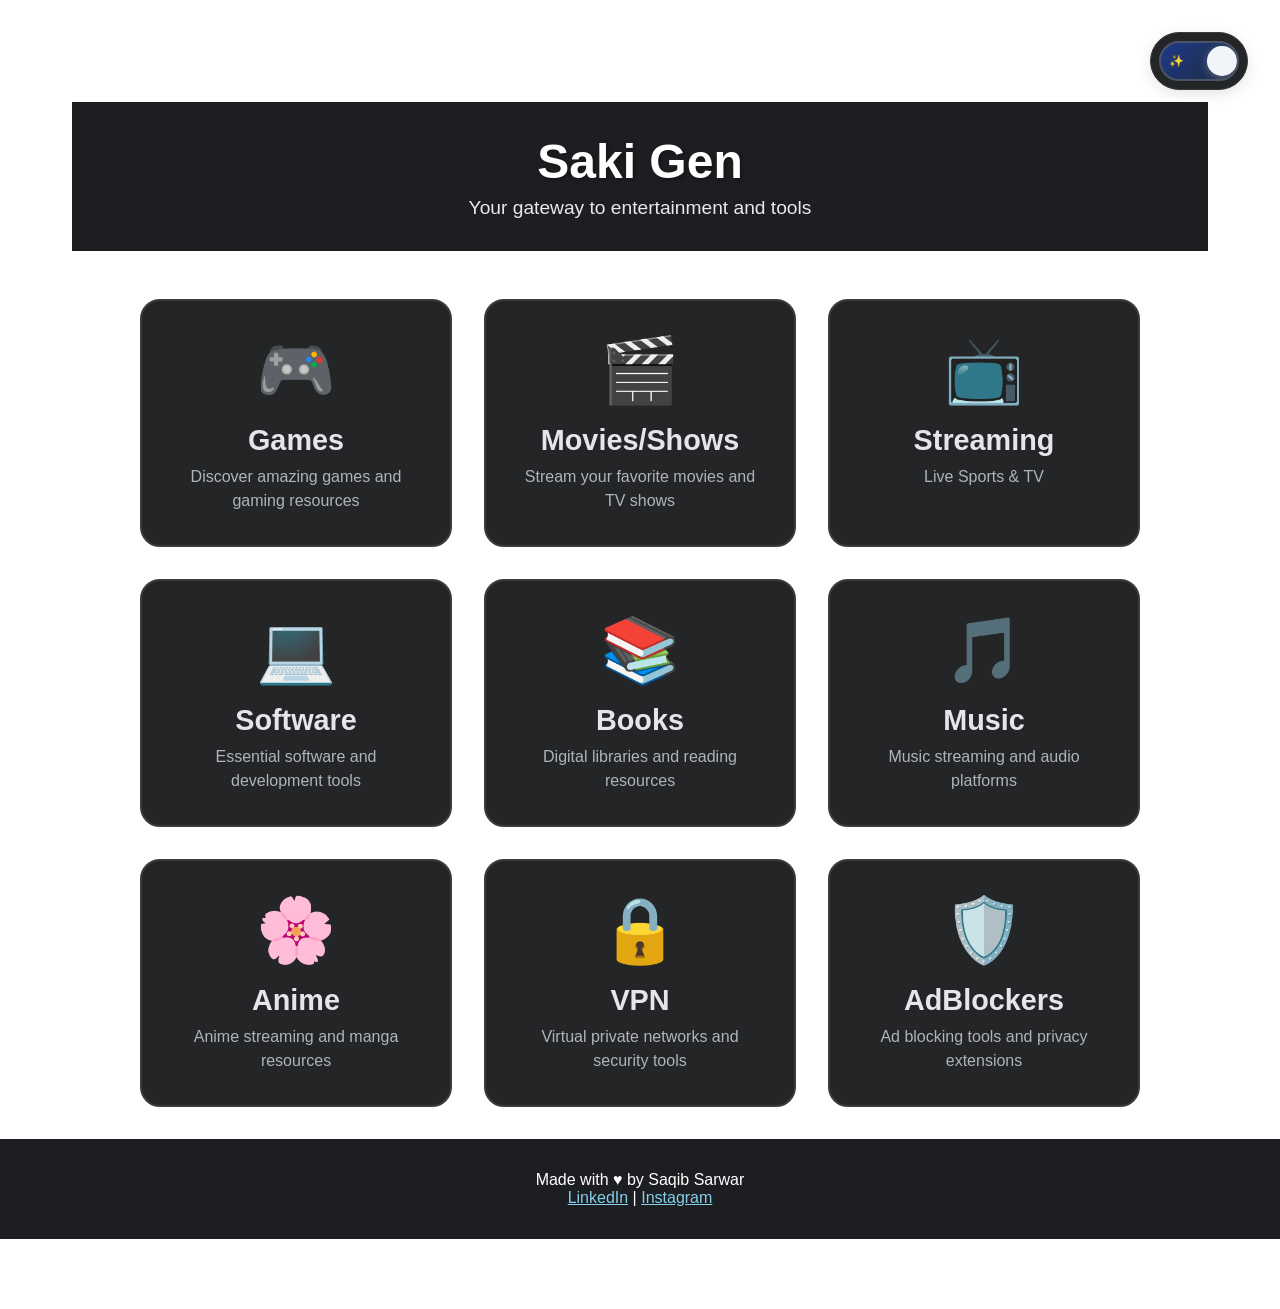
<file: index.html>
<!DOCTYPE html>
<html lang="en" data-theme="dark">
<head>
    <meta charset="UTF-8">
    <meta name="viewport" content="width=device-width, initial-scale=1.0">
    <meta name="description" content="Saki Gen is your gateway to entertainment and tools. Discover games, movies, shows, streaming, software, books, music, anime, VPNs, and adblockers.">
    <meta name="keywords" content="sakigen, Sakigen, Saqib Sarwar, website, top, games, movies, shows, streaming, software, books, music, anime, vpn, adblockers, entertainment, tools">
    <title>Saki Gen - Your Gateway to Entertainment and Tools</title>
    <link rel="stylesheet" href="styles.css">
</head>
<body>
    <div class="theme-toggle" onclick="toggleTheme()">
        <div class="toggle-container">
            <div class="toggle-switch">
                <div class="clouds">☁️</div>
                <div class="stars">✨</div>
            </div>
        </div>
    </div>

    <div class="container">
        <header>
            <h1>Saki Gen</h1>
            <p>Your gateway to entertainment and tools</p>
        </header>

        <div class="sections-grid">
            <div class="section-card" onclick="navigateTo('games.html')">
                <span class="section-icon">🎮</span>
                <h2>Games</h2>
                <p>Discover amazing games and gaming resources</p>
            </div>
            <div class="section-card" onclick="navigateTo('movies.html')">
                <span class="section-icon">🎬</span>
                <h2>Movies/Shows</h2>
                <p>Stream your favorite movies and TV shows</p>
            </div>
            <div class="section-card" onclick="navigateTo('streaming.html')">
                <span class="section-icon">📺</span>
                <h2>Streaming</h2>
                <p>Live Sports & TV</p>
            </div>
            <div class="section-card" onclick="navigateTo('software.html')">
                <span class="section-icon">💻</span>
                <h2>Software</h2>
                <p>Essential software and development tools</p>
            </div>
            <div class="section-card" onclick="navigateTo('books.html')">
                <span class="section-icon">📚</span>
                <h2>Books</h2>
                <p>Digital libraries and reading resources</p>
            </div>
            <div class="section-card" onclick="navigateTo('music.html')">
                <span class="section-icon">🎵</span>
                <h2>Music</h2>
                <p>Music streaming and audio platforms</p>
            </div>
            <div class="section-card" onclick="navigateTo('anime.html')">
                <span class="section-icon">🌸</span>
                <h2>Anime</h2>
                <p>Anime streaming and manga resources</p>
            </div>
            <div class="section-card" onclick="navigateTo('vpn.html')">
                <span class="section-icon">🔒</span>
                <h2>VPN</h2>
                <p>Virtual private networks and security tools</p>
            </div>
            <div class="section-card" onclick="navigateTo('adblockers.html')">
                <span class="section-icon">🛡️</span>
                <h2>AdBlockers</h2>
                <p>Ad blocking tools and privacy extensions</p>
            </div>
        </div>
    </div>

    <script src="script.js"></script>
    <footer>
        <p>Made with ♥️ by Saqib Sarwar</p>
        <p>
            <a href="https://www.linkedin.com/in/saqibsarwar1280/" target="_blank">LinkedIn</a> |
            <a href="https://www.instagram.com/technosaqib_/" target="_blank">Instagram</a>
        </p>
    </footer>
</body>
</html>
</file>
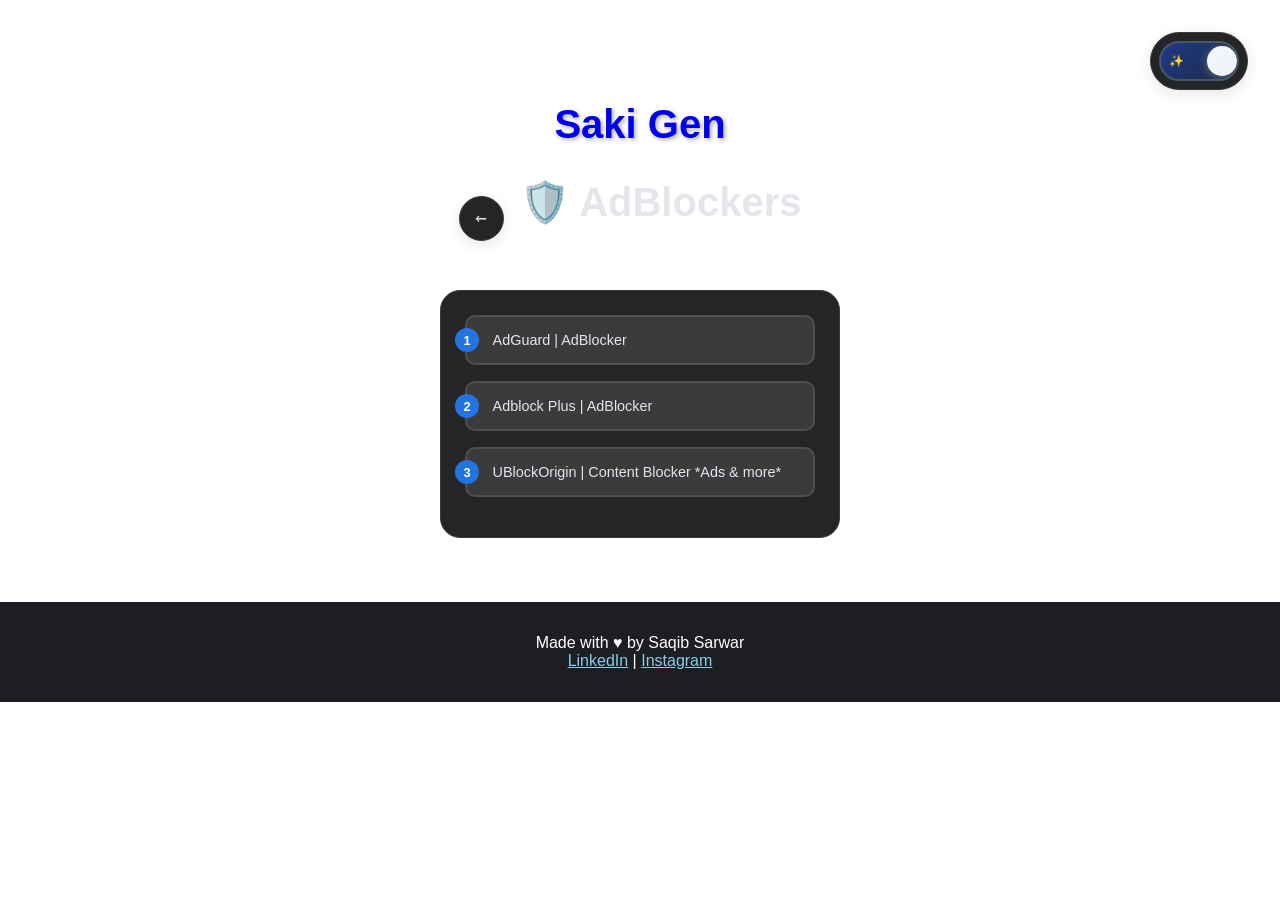
<file: adblockers.html>
<!DOCTYPE html>
<html lang="en" data-theme="dark">
<head>
    <meta charset="UTF-8">
    <meta name="viewport" content="width=device-width, initial-scale=1.0">
    <meta name="description" content="Browse the web without interruptions using the best ad blockers recommended by Saki Gen.">
    <meta name="keywords" content="sakigen, Sakigen, Saqib Sarwar, website, top, adblocker, privacy, security, adguard, adblock plus, ublock origin">
    <title>Saki Gen - Ad Blockers and Privacy Extensions</title>
    <link rel="stylesheet" href="styles.css">
</head>
<body>
    <div class="theme-toggle" onclick="toggleTheme()">
        <div class="toggle-container">
            <div class="toggle-switch">
                <div class="clouds">☁️</div>
                <div class="stars">✨</div>
            </div>
        </div>
    </div>

    <div class="container">
        <div class="page-header">
            <a href="index.html">
                <h1>Saki Gen</h1>
            </a>
        </div>

        <div class="page-section-title">
            <a href="index.html" class="back-arrow"></a>
            <h2>🛡️ AdBlockers</h2>
        </div>

        <div class="links-container">
            <a href="https://adguard.com/?aid=135720" class="link-field" data-number="1">
                <div class="link-field-content">AdGuard | AdBlocker</div>
            </a>
            <a href="https://adblockplus.org/" class="link-field" data-number="2">
                <div class="link-field-content">Adblock Plus | AdBlocker</div>
            </a>
            <a href="https://ublockorigin.com/" class="link-field" data-number="3">
                <div class="link-field-content">UBlockOrigin | Content Blocker *Ads & more*</div>
            </a>
        </div>
    </div>

    <script src="script.js"></script>
    <footer>
        <p>Made with ♥️ by Saqib Sarwar</p>
        <p>
            <a href="https://www.linkedin.com/in/saqibsarwar1280/" target="_blank">LinkedIn</a> |
            <a href="https://www.instagram.com/technosaqib_/" target="_blank">Instagram</a>
        </p>
    </footer>
</body>
</html>
</file>
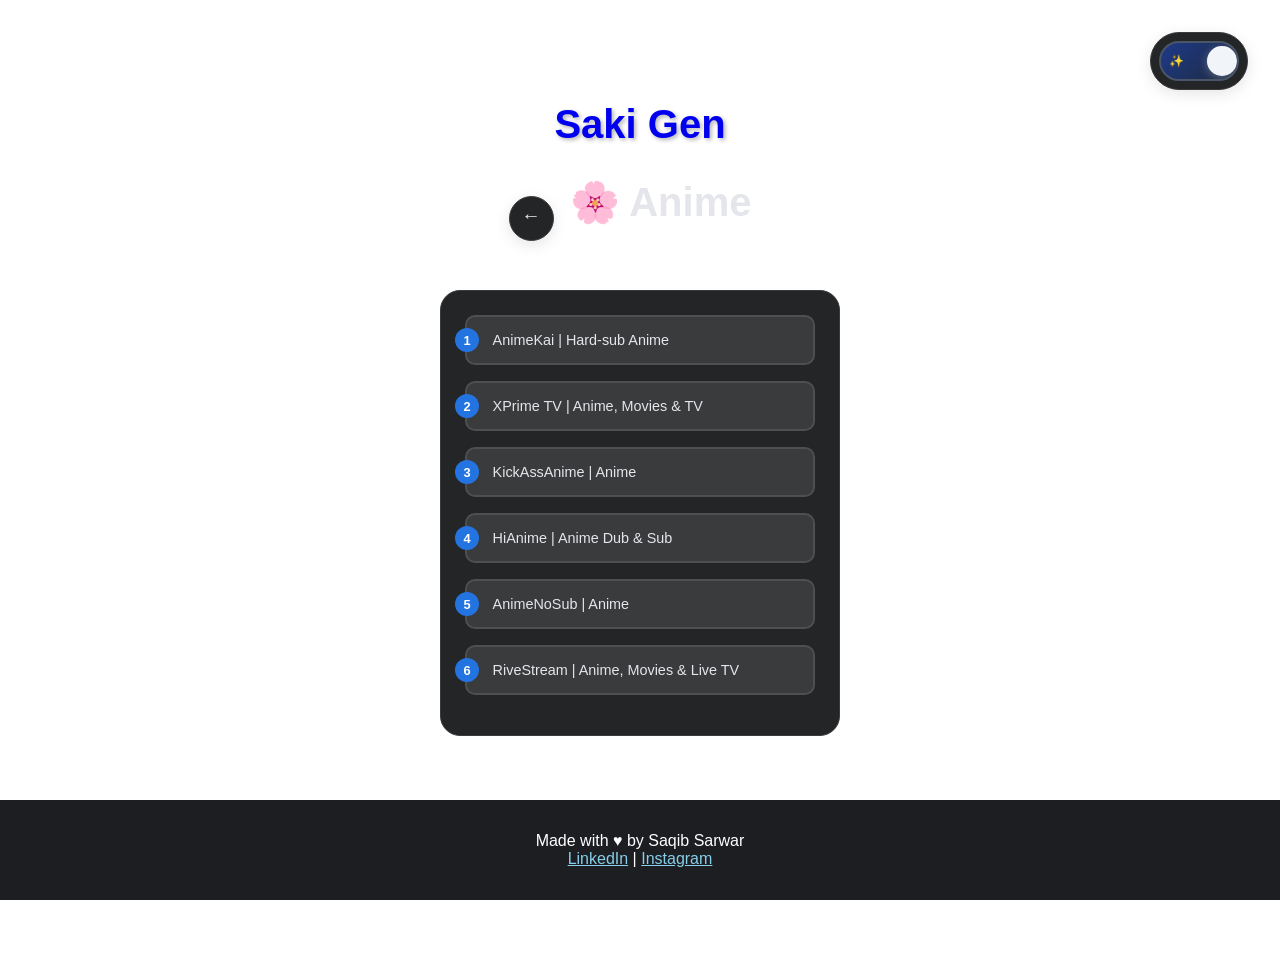
<file: anime.html>
<!DOCTYPE html>
<html lang="en" data-theme="dark">
<head>
    <meta charset="UTF-8">
    <meta name="viewport" content="width=device-width, initial-scale=1.0">
    <meta name="description" content="Watch anime online with Saki Gen. Find the best anime streaming sites with dubs and subs.">
    <meta name="keywords" content="sakigen, Sakigen, Saqib Sarwar, website, top, anime, streaming, manga, animekai, hianime, kickassanime">
    <title>Saki Gen - Anime Streaming and Manga Resources</title>
    <link rel="stylesheet" href="styles.css">
</head>
<body>
    <div class="theme-toggle" onclick="toggleTheme()">
        <div class="toggle-container">
            <div class="toggle-switch">
                <div class="clouds">☁️</div>
                <div class="stars">✨</div>
            </div>
        </div>
    </div>

    <div class="container">
        <div class="page-header">
            <a href="index.html">
                <h1>Saki Gen</h1>
            </a>
        </div>

        <div class="page-section-title">
            <a href="index.html" class="back-arrow"></a>
            <h2>🌸 Anime</h2>
        </div>

        <div class="links-container">
            <a href="https://animekai.to/" class="link-field" data-number="1">
                <div class="link-field-content">AnimeKai | Hard-sub Anime</div>
            </a>
            <a href="https://xprime.tv/" class="link-field" data-number="2">
                <div class="link-field-content">XPrime TV | Anime, Movies & TV</div>
            </a>
            <a href="https://kaa.mx/" class="link-field" data-number="3">
                <div class="link-field-content">KickAssAnime | Anime</div>
            </a>
            <a href="https://hianimez.to/" class="link-field" data-number="4">
                <div class="link-field-content">HiAnime | Anime Dub & Sub</div>
            </a>
            <a href="https://animenosub.to/" class="link-field" data-number="5">
                <div class="link-field-content">AnimeNoSub | Anime</div>
            </a>
            <a href="https://rivestream.org/" class="link-field" data-number="6">
                <div class="link-field-content">RiveStream | Anime, Movies & Live TV</div>
            </a>
        </div>
    </div>

    <script src="script.js"></script>
    <footer>
        <p>Made with ♥️ by Saqib Sarwar</p>
        <p>
            <a href="https://www.linkedin.com/in/saqibsarwar1280/" target="_blank">LinkedIn</a> |
            <a href="https://www.instagram.com/technosaqib_/" target="_blank">Instagram</a>
        </p>
    </footer>
</body>
</html>
</file>
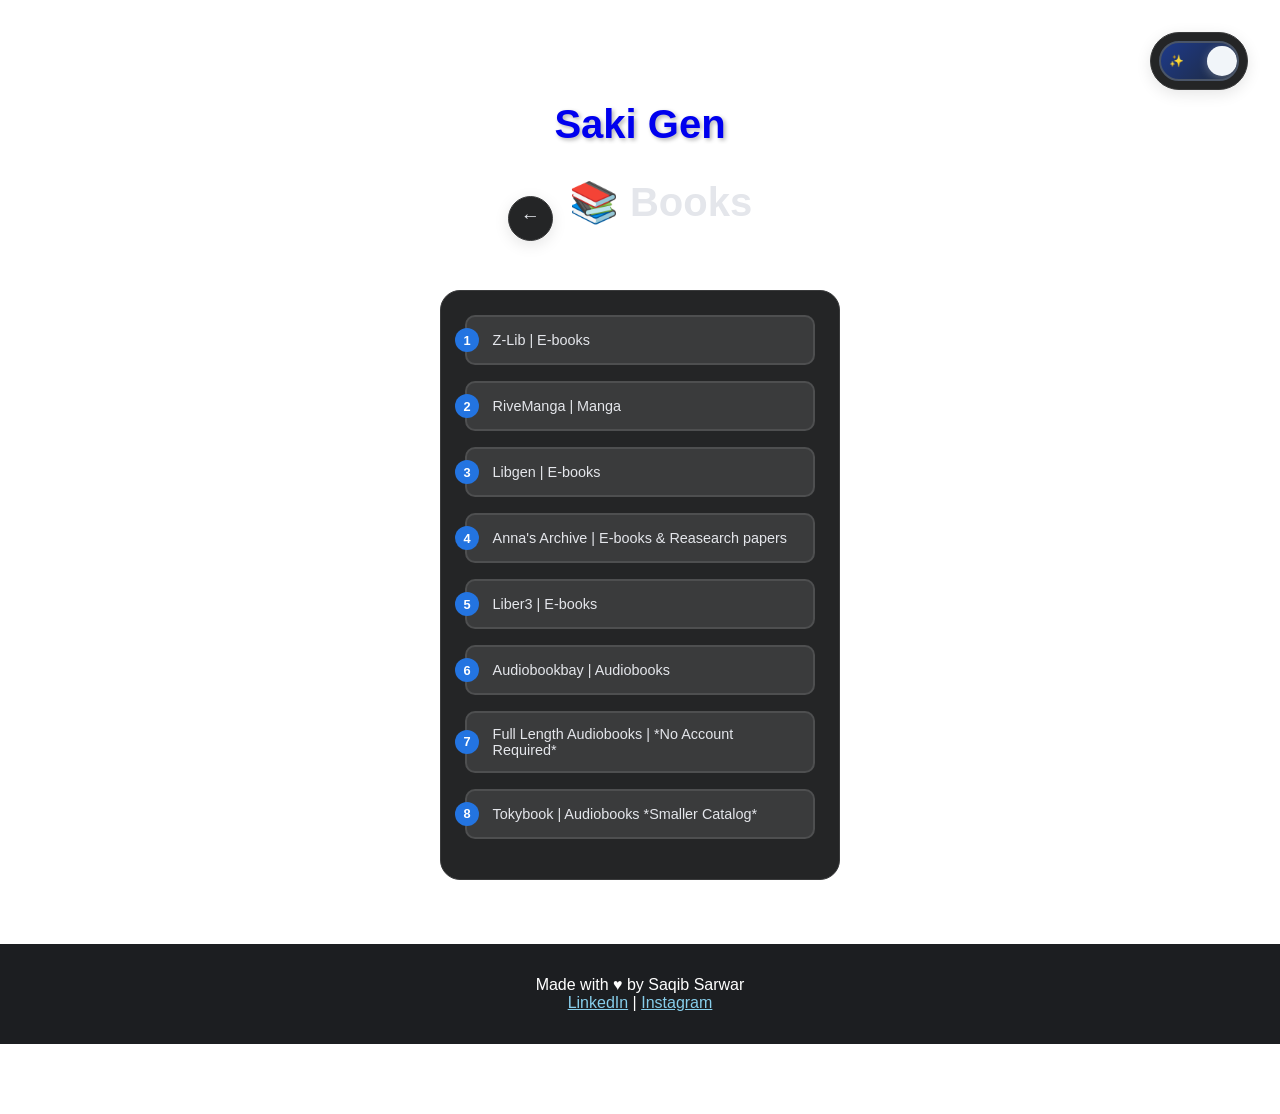
<file: books.html>
<!DOCTYPE html>
<html lang="en" data-theme="dark">
<head>
    <meta charset="UTF-8">
    <meta name="viewport" content="width=device-width, initial-scale=1.0">
    <meta name="description" content="Access digital libraries and reading resources on Saki Gen. Find e-books, manga, audiobooks, and more.">
    <meta name="keywords" content="sakigen, Sakigen, Saqib Sarwar, website, top, books, ebooks, manga, audiobooks, z-lib, libgen, annas-archive">
    <title>Saki Gen - Digital Libraries and Reading Resources</title>
    <link rel="stylesheet" href="styles.css">
</head>
<body>
    <div class="theme-toggle" onclick="toggleTheme()">
        <div class="toggle-container">
            <div class="toggle-switch">
                <div class="clouds">☁️</div>
                <div class="stars">✨</div>
            </div>
        </div>
    </div>

    <div class="container">
        <div class="page-header">
            <a href="index.html">
                <h1>Saki Gen</h1>
            </a>
        </div>

        <div class="page-section-title">
            <a href="index.html" class="back-arrow"></a>
            <h2>📚 Books</h2>
        </div>

        <div class="links-container">
            <a href="https://z-lib.gd/" class="link-field" data-number="1">
                <div class="link-field-content">Z-Lib | E-books</div>
            </a>
            <a href="https://rivestream.org/manga" class="link-field" data-number="2">
                <div class="link-field-content">RiveManga | Manga</div>
            </a>
            <a href="https://libgen.rs/" class="link-field" data-number="3">
                <div class="link-field-content">Libgen | E-books</div>
            </a>
            <a href="https://annas-archive.org/" class="link-field" data-number="4">
                <div class="link-field-content">Anna's Archive | E-books & Reasearch papers</div>
            </a>
            <a href="https://liber3.eth.limo/" class="link-field" data-number="5">
                <div class="link-field-content">Liber3 | E-books</div>
            </a>
            <a href="https://audiobookbay.lu/" class="link-field" data-number="6">
                <div class="link-field-content">Audiobookbay | Audiobooks</div>
            </a>
            <a href="https://fulllengthaudiobooks.net/" class="link-field" data-number="7">
                <div class="link-field-content">Full Length Audiobooks | *No Account Required*</div>
            </a>
            <a href="https://tokybook.com/" class="link-field" data-number="8">
                <div class="link-field-content">Tokybook | Audiobooks *Smaller Catalog*</div>
            </a>
        </div>
    </div>

    <script src="script.js"></script>
    <footer>
        <p>Made with ♥️ by Saqib Sarwar</p>
        <p>
            <a href="https://www.linkedin.com/in/saqibsarwar1280/" target="_blank">LinkedIn</a> |
            <a href="https://www.instagram.com/technosaqib_/" target="_blank">Instagram</a>
        </p>
    </footer>
</body>
</html>
</file>
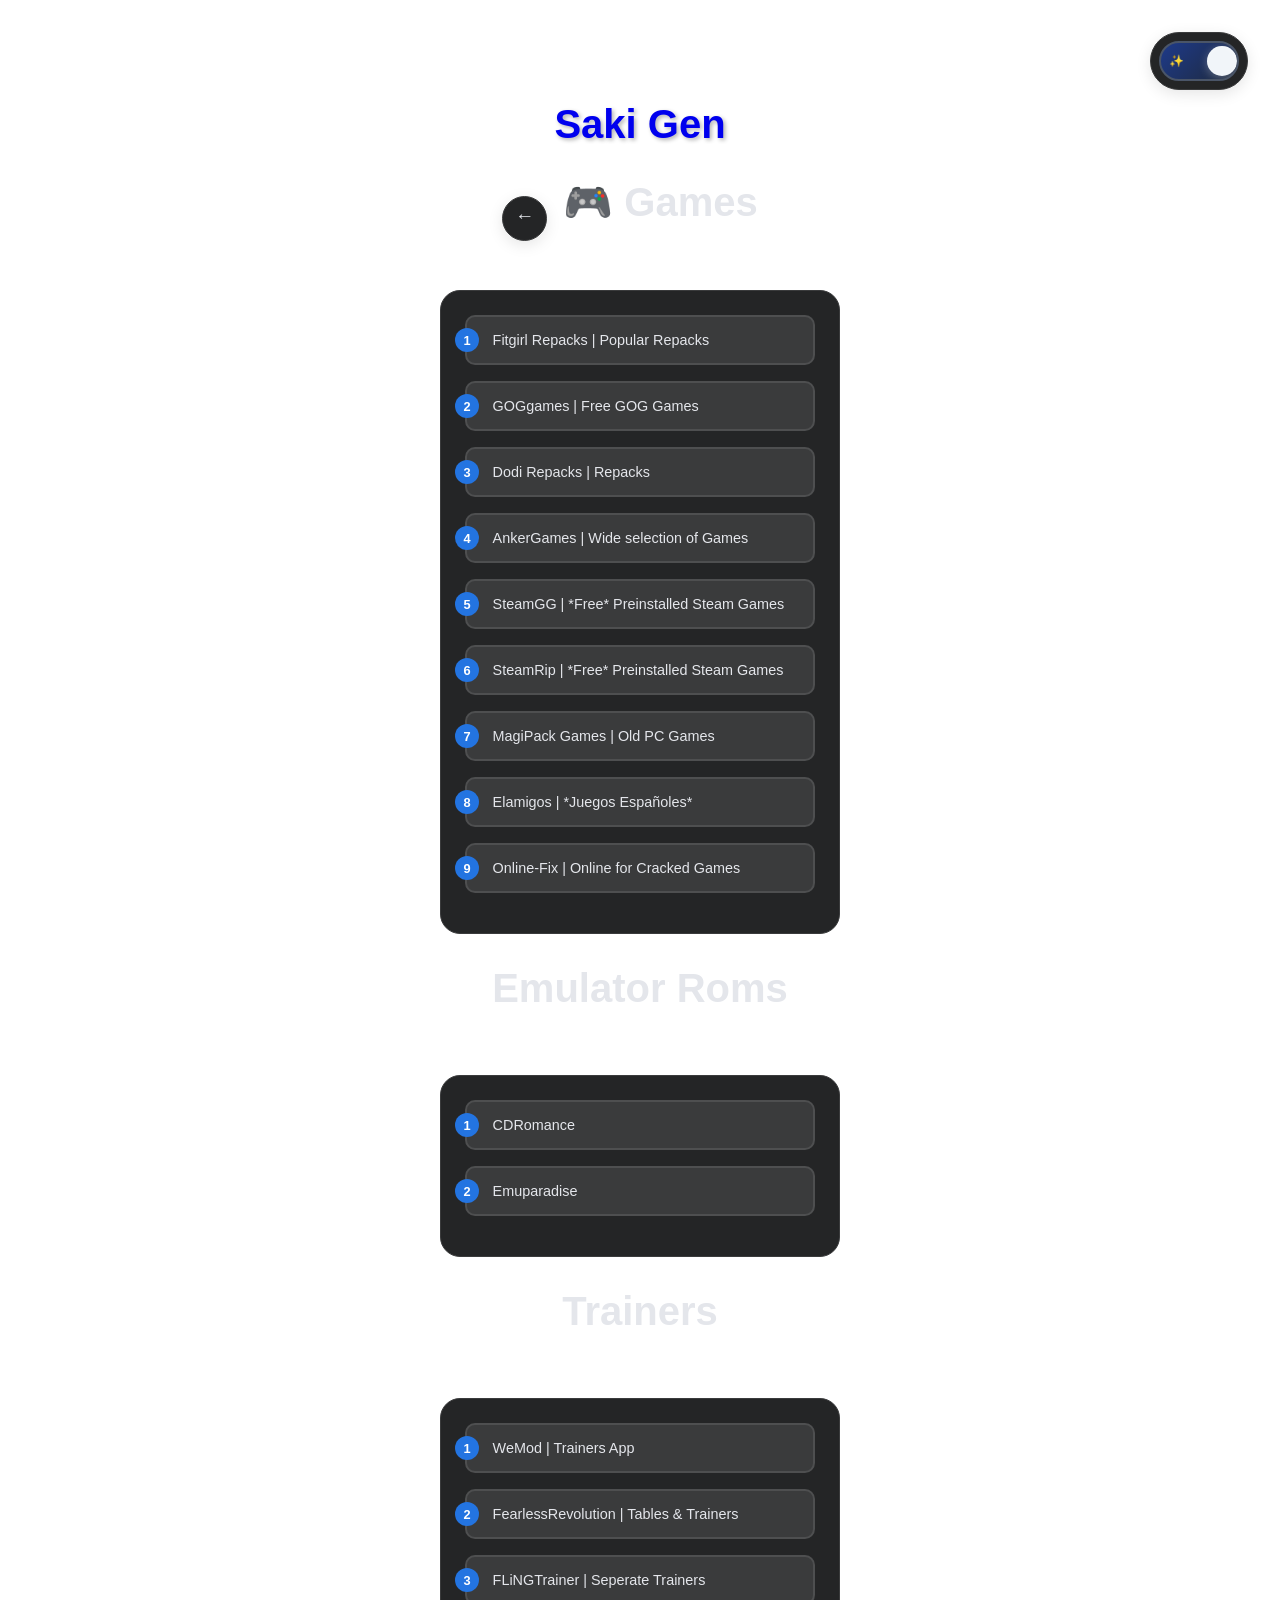
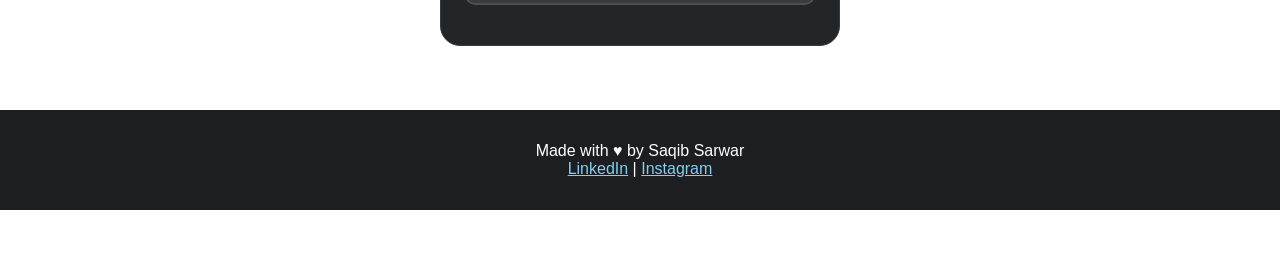
<file: games.html>
<!DOCTYPE html>
<html lang="en" data-theme="dark">
<head>
    <meta charset="UTF-8">
    <meta name="viewport" content="width=device-width, initial-scale=1.0">
    <meta name="description" content="Discover amazing games and gaming resources on Saki Gen. Find popular repacks, free GOG games, and more.">
    <meta name="keywords" content="sakigen, Sakigen, Saqib Sarwar, website, top, games, gaming, repacks, gog, steam, emulators, trainers">
    <title>Saki Gen - Games and Gaming Resources</title>
    <link rel="stylesheet" href="styles.css">
</head>
<body>
    <div class="theme-toggle" onclick="toggleTheme()">
        <div class="toggle-container">
            <div class="toggle-switch">
                <div class="clouds">☁️</div>
                <div class="stars">✨</div>
            </div>
        </div>
    </div>

    <div class="container">
        <div class="page-header">
            <a href="index.html">
                <h1>Saki Gen</h1>
            </a>
        </div>

        <div class="page-section-title">
            <a href="index.html" class="back-arrow"></a>
            <h2>🎮 Games</h2>
        </div>

        <div class="links-container">
            <a href="https://fitgirl-repacks.site/" class="link-field" data-number="1">
                <div class="link-field-content">Fitgirl Repacks | Popular Repacks</div>
            </a>
            <a href="https://gog-games.to/" class="link-field" data-number="2">
                <div class="link-field-content">GOGgames | Free GOG Games</div>
            </a>
            <a href="https://dodi-repacks.download/" class="link-field" data-number="3">
                <div class="link-field-content">Dodi Repacks | Repacks</div>
            </a>
            <a href="https://ankergames.net/" class="link-field" data-number="4">
                <div class="link-field-content">AnkerGames | Wide selection of Games</div>
            </a>
            <a href="https://steamgg.net/" class="link-field" data-number="5">
                <div class="link-field-content">SteamGG | *Free* Preinstalled Steam Games</div>
            </a>
            <a href="https://steamrip.com/" class="link-field" data-number="6">
                <div class="link-field-content">SteamRip | *Free* Preinstalled Steam Games</div>
            </a>
            <a href="https://www.magipack.games/" class="link-field" data-number="7">
                <div class="link-field-content">MagiPack Games | Old PC Games</div>
            </a>
            <a href="https://elamigos.site/" class="link-field" data-number="8">
                <div class="link-field-content">Elamigos | *Juegos Españoles*</div>
            </a>
            <a href="https://online-fix.me/" class="link-field" data-number="9">
                <div class="link-field-content">Online-Fix | Online for Cracked Games</div>
            </a>
        </div>

        <div class="page-section-title">
            <h2>Emulator Roms</h2>
        </div>

        <div class="links-container">
            <a href="https://cdromance.org/" class="link-field" data-number="1">
                <div class="link-field-content">CDRomance</div>
            </a>
            <a href="https://www.emuparadise.me/" class="link-field" data-number="2">
                <div class="link-field-content">Emuparadise</div>
            </a>
        </div>

        <div class="page-section-title">
            <h2>Trainers</h2>
        </div>

        <div class="links-container">
            <a href="https://www.wemod.com/" class="link-field" data-number="1">
                <div class="link-field-content">WeMod | Trainers App</div>
            </a>
            <a href="https://fearlessrevolution.com/" class="link-field" data-number="2">
                <div class="link-field-content">FearlessRevolution | Tables & Trainers</div>
            </a>
            <a href="https://flingtrainer.com/" class="link-field" data-number="3">
                <div class="link-field-content">FLiNGTrainer | Seperate Trainers</div>
            </a>
        </div>
    </div>

    <script src="script.js"></script>
    <footer>
        <p>Made with ♥️ by Saqib Sarwar</p>
        <p>
            <a href="https://www.linkedin.com/in/saqibsarwar1280/" target="_blank">LinkedIn</a> |
            <a href="https://www.instagram.com/technosaqib_/" target="_blank">Instagram</a>
        </p>
    </footer>
</body>
</html>
</file>
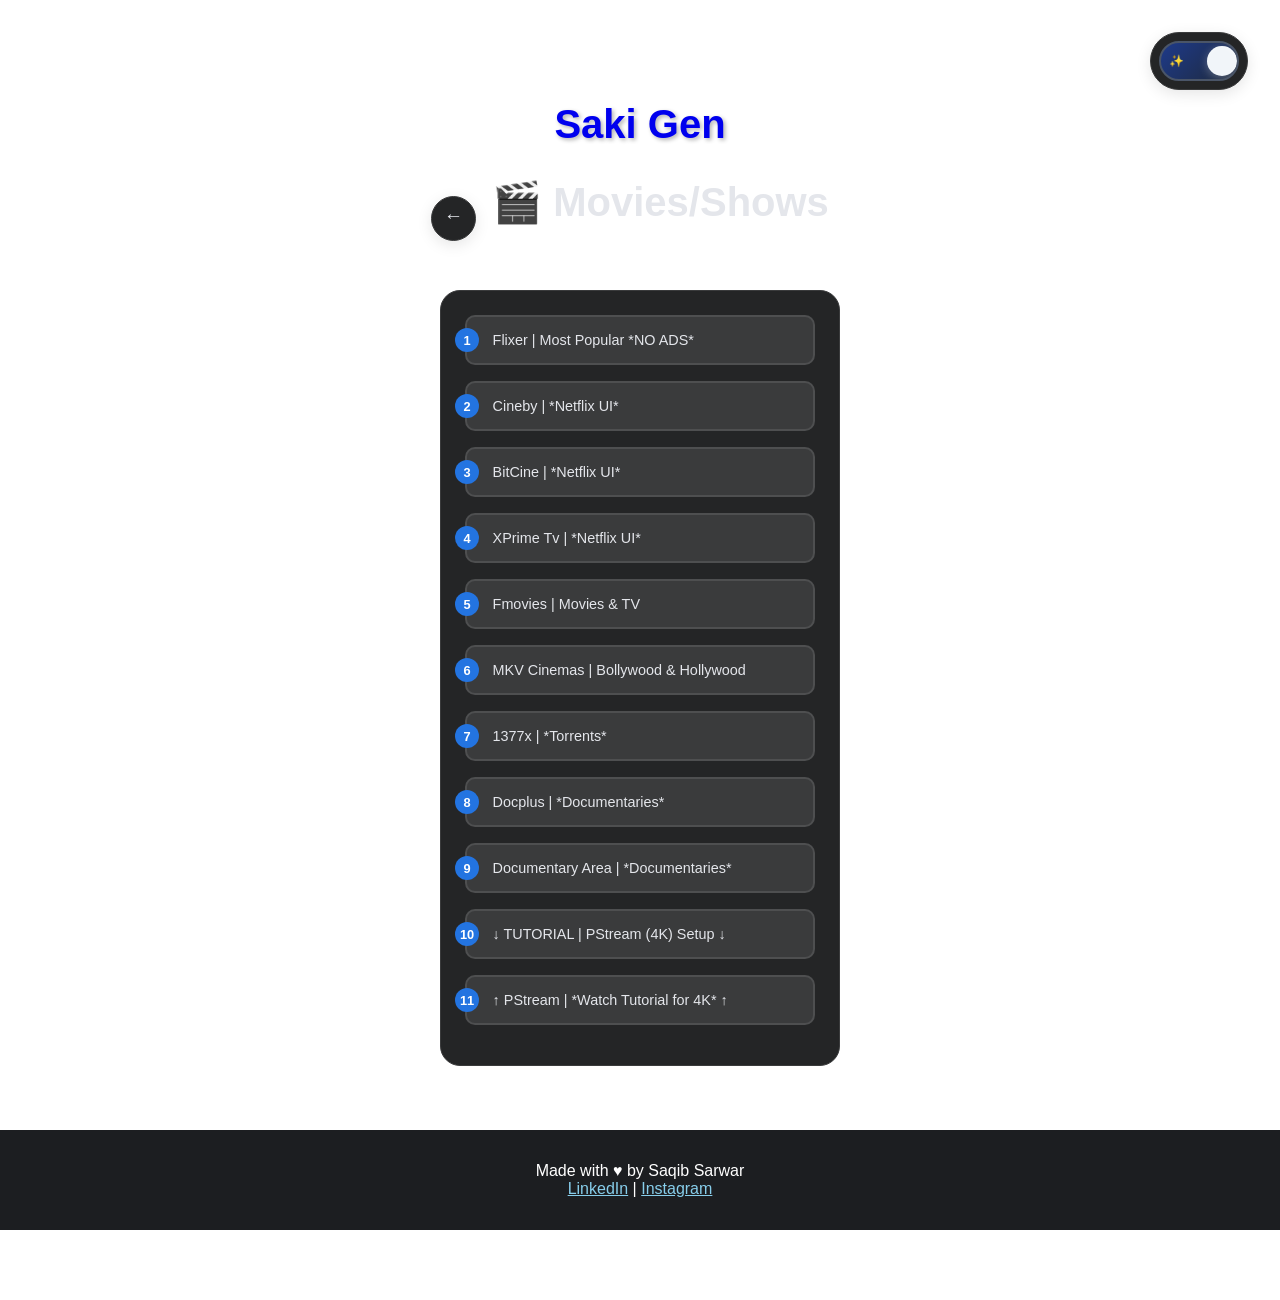
<file: movies.html>
<!DOCTYPE html>
<html lang="en" data-theme="dark">
<head>
    <meta charset="UTF-8">
    <meta name="viewport" content="width=device-width, initial-scale=1.0">
    <meta name="description" content="Stream your favorite movies and TV shows on Saki Gen. Find popular streaming sites with no ads and Netflix-like UIs.">
    <meta name="keywords" content="sakigen, Sakigen, Saqib Sarwar, website, top, movies, shows, streaming, tv, flixer, cineby, fmovies">
    <title>Saki Gen - Movies and TV Shows</title>
    <link rel="stylesheet" href="styles.css">
</head>
<body>
    <div class="theme-toggle" onclick="toggleTheme()">
        <div class="toggle-container">
            <div class="toggle-switch">
                <div class="clouds">☁️</div>
                <div class="stars">✨</div>
            </div>
        </div>
    </div>

    <div class="container">
        <div class="page-header">
            <a href="index.html">
                <h1>Saki Gen</h1>
            </a>
        </div>

        <div class="page-section-title">
            <a href="index.html" class="back-arrow"></a>
            <h2>🎬 Movies/Shows</h2>
        </div>

        <div class="links-container">
            <a href="https://flixer.su/" class="link-field" data-number="1">
                <div class="link-field-content">Flixer | Most Popular *NO ADS*</div>
            </a>
            <a href="https://www.cineby.app/" class="link-field" data-number="2">
                <div class="link-field-content">Cineby | *Netflix UI*</div>
            </a>
            <a href="https://www.bitcine.app/" class="link-field" data-number="3">
                <div class="link-field-content">BitCine | *Netflix UI*</div>
            </a>
            <a href="https://xprime.tv/" class="link-field" data-number="4">
                <div class="link-field-content">XPrime Tv | *Netflix UI*</div>
            </a>
            <a href="https://www.fmovies.cat/" class="link-field" data-number="5">
                <div class="link-field-content">Fmovies | Movies & TV</div>
            </a>
            <a href="https://mkvcinemas.kiwi/" class="link-field" data-number="6">
                <div class="link-field-content">MKV Cinemas | Bollywood & Hollywood</div>
            </a>
            <a href="https://www.1377x.to/home/" class="link-field" data-number="7">
                <div class="link-field-content">1377x | *Torrents*</div>
            </a>
            <a href="https://www.docplus.com/" class="link-field" data-number="8">
                <div class="link-field-content">Docplus | *Documentaries*</div>
            </a>
            <a href="https://www.documentaryarea.com/" class="link-field" data-number="9">
                <div class="link-field-content">Documentary Area | *Documentaries*</div>
            </a>
            <a href="https://vimeo.com/1059834885/c3ab398d42" class="link-field" data-number="10">
                <div class="link-field-content">↓ TUTORIAL | PStream (4K) Setup ↓</div>
            </a>
            <a href="https://pstream.mov/" class="link-field" data-number="11">
                <div class="link-field-content">↑ PStream | *Watch Tutorial for 4K* ↑</div>
            </a>
        </div>
    </div>

    <script src="script.js"></script>
    <footer>
        <p>Made with ♥️ by Saqib Sarwar</p>
        <p>
            <a href="https://www.linkedin.com/in/saqibsarwar1280/" target="_blank">LinkedIn</a> |
            <a href="https://www.instagram.com/technosaqib_/" target="_blank">Instagram</a>
        </p>
    </footer>
</body>
</html>
</file>
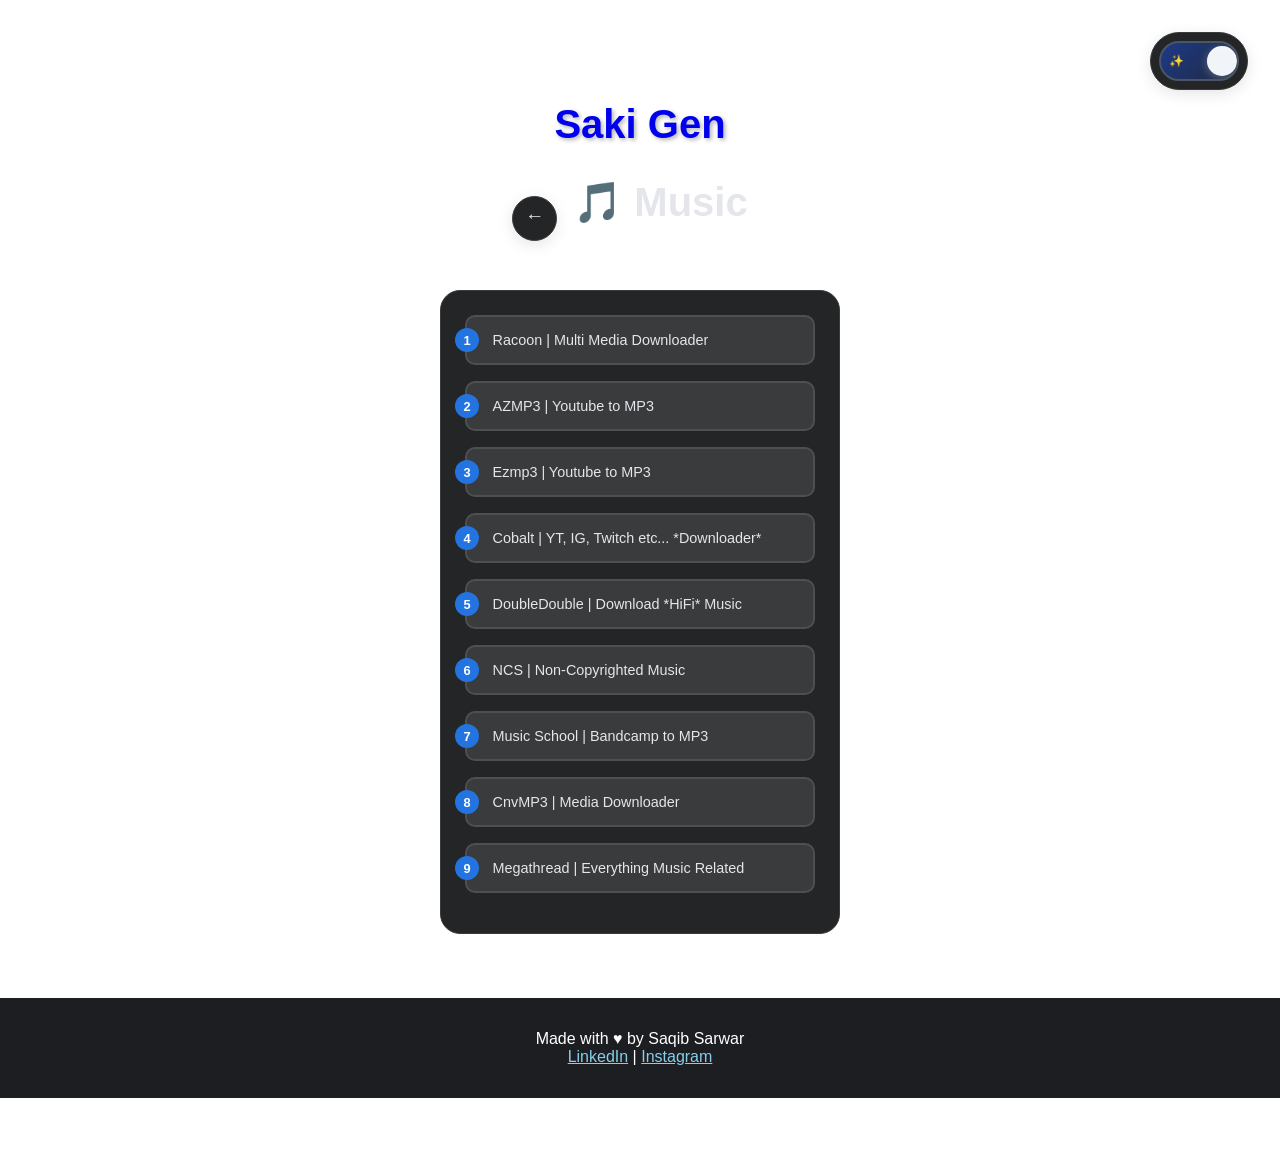
<file: music.html>
<!DOCTYPE html>
<html lang="en" data-theme="dark">
<head>
    <meta charset="UTF-8">
    <meta name="viewport" content="width=device-width, initial-scale=1.0">
    <meta name="description" content="Explore music streaming and audio platforms on Saki Gen. Download high-fidelity music, find non-copyrighted tracks, and more.">
    <meta name="keywords" content="sakigen, Sakigen, Saqib Sarwar, website, top, music, audio, streaming, download, hifi, ncs">
    <title>Saki Gen - Music Streaming and Audio Platforms</title>
    <link rel="stylesheet" href="styles.css">
</head>
<body>
    <div class="theme-toggle" onclick="toggleTheme()">
        <div class="toggle-container">
            <div class="toggle-switch">
                <div class="clouds">☁️</div>
                <div class="stars">✨</div>
            </div>
        </div>
    </div>

    <div class="container">
        <div class="page-header">
            <a href="index.html">
                <h1>Saki Gen</h1>
            </a>
        </div>

        <div class="page-section-title">
            <a href="index.html" class="back-arrow"></a>
            <h2>🎵 Music</h2>
        </div>

        <div class="links-container">
            <a href="https://shailen.dedyn.io/racoon/" class="link-field" data-number="1">
                <div class="link-field-content">Racoon | Multi Media Downloader</div>
            </a>
            <a href="https://azmp3.cc/" class="link-field" data-number="2">
                <div class="link-field-content">AZMP3 | Youtube to MP3</div>
            </a>
            <a href="https://ezmp3.io/h520" class="link-field" data-number="3">
                <div class="link-field-content">Ezmp3 | Youtube to MP3</div>
            </a>
            <a href="https://cobalt.tools/" class="link-field" data-number="4">
                <div class="link-field-content">Cobalt | YT, IG, Twitch etc... *Downloader*</div>
            </a>
            <a href="https://doubledouble.top/" class="link-field" data-number="5">
                <div class="link-field-content">DoubleDouble | Download *HiFi* Music</div>
            </a>
            <a href="https://ncs.io/" class="link-field" data-number="6">
                <div class="link-field-content">NCS | Non-Copyrighted Music</div>
            </a>
            <a href="https://downloadmusicschool.com/bandcamp/" class="link-field" data-number="7">
                <div class="link-field-content">Music School | Bandcamp to MP3</div>
            </a>
            <a href="https://cnvmp3.com/" class="link-field" data-number="8">
                <div class="link-field-content">CnvMP3 | Media Downloader</div>
            </a>
            <a href="https://github.com/MoonWalker440/Music-Megathread/" class="link-field" data-number="9">
                <div class="link-field-content">Megathread | Everything Music Related</div>
            </a>
        </div>
    </div>

    <script src="script.js"></script>
    <footer>
        <p>Made with ♥️ by Saqib Sarwar</p>
        <p>
            <a href="https://www.linkedin.com/in/saqibsarwar1280/" target="_blank">LinkedIn</a> |
            <a href="https://www.instagram.com/technosaqib_/" target="_blank">Instagram</a>
        </p>
    </footer>
</body>
</html>
</file>
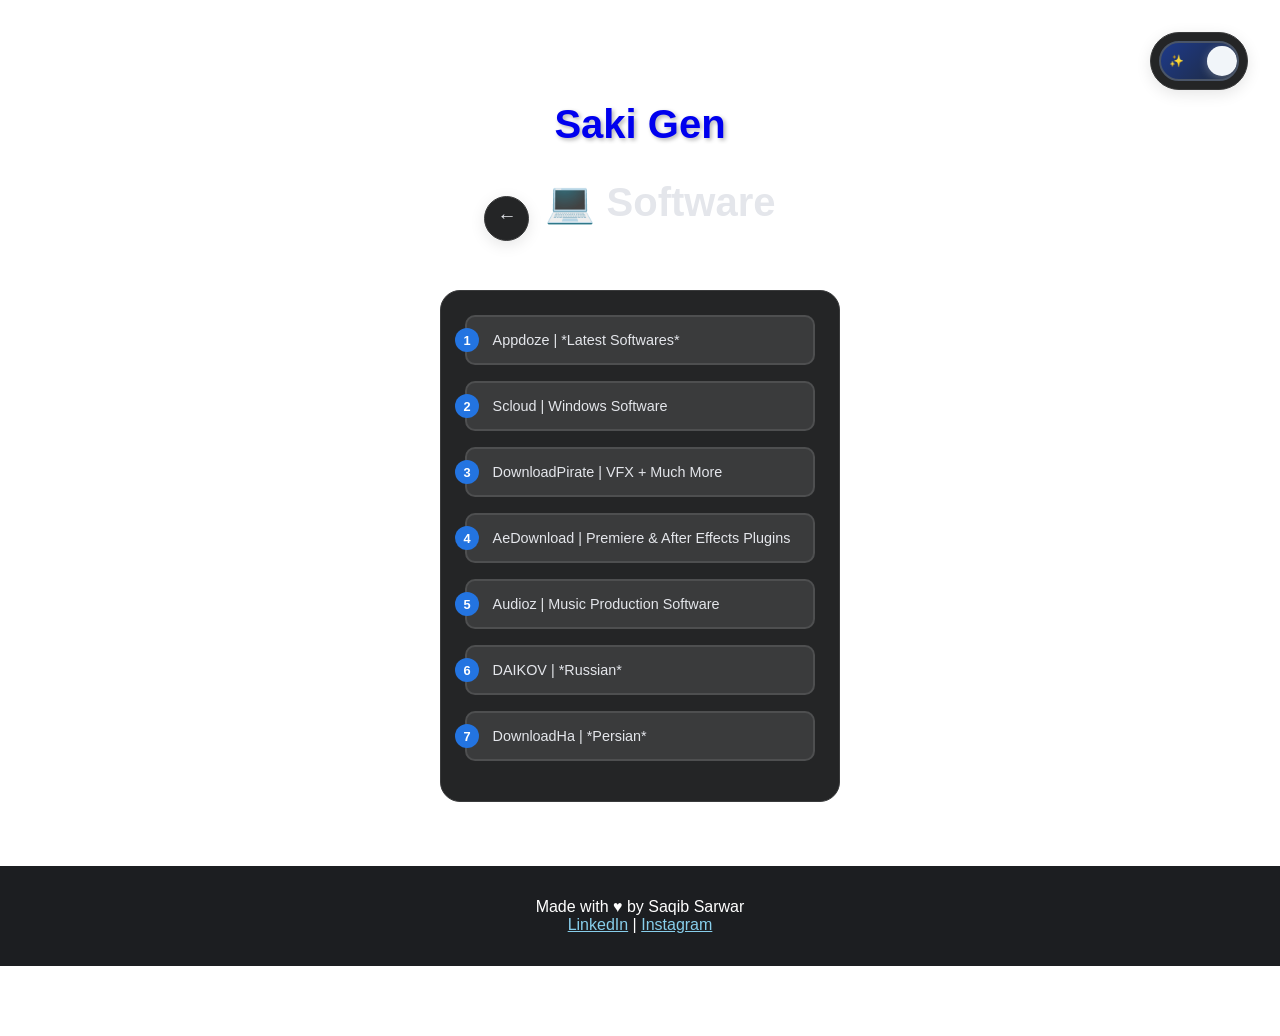
<file: software.html>
<!DOCTYPE html>
<html lang="en" data-theme="dark">
<head>
    <meta charset="UTF-8">
    <meta name="viewport" content="width=device-width, initial-scale=1.0">
    <meta name="description" content="Find essential software and development tools on Saki Gen. Download the latest software, including VFX, audio production, and more.">
    <meta name="keywords" content="sakigen, Sakigen, Saqib Sarwar, website, top, software, development, tools, appdoze, scloud, downloadpirate">
    <title>Saki Gen - Software and Development Tools</title>
    <link rel="stylesheet" href="styles.css">
</head>
<body>
    <div class="theme-toggle" onclick="toggleTheme()">
        <div class="toggle-container">
            <div class="toggle-switch">
                <div class="clouds">☁️</div>
                <div class="stars">✨</div>
            </div>
        </div>
    </div>

    <div class="container">
        <div class="page-header">
            <a href="index.html">
                <h1>Saki Gen</h1>
            </a>
        </div>

        <div class="page-section-title">
            <a href="index.html" class="back-arrow"></a>
            <h2>💻 Software</h2>
        </div>

        <div class="links-container">
            <a href="https://appdoze.net/" class="link-field" data-number="1">
                <div class="link-field-content">Appdoze | *Latest Softwares*</div>
            </a>
            <a href="https://scloud.ws/" class="link-field" data-number="2">
                <div class="link-field-content">Scloud | Windows Software</div>
            </a>
            <a href="https://www.downloadpirate.com/" class="link-field" data-number="3">
                <div class="link-field-content">DownloadPirate | VFX + Much More</div>
            </a>
            <a href="https://aedownload.com/" class="link-field" data-number="4">
                <div class="link-field-content">AeDownload | Premiere & After Effects Plugins</div>
            </a>
            <a href="https://audioz.download/" class="link-field" data-number="5">
                <div class="link-field-content">Audioz | Music Production Software</div>
            </a>
            <a href="https://diakov.net/" class="link-field" data-number="6">
                <div class="link-field-content">DAIKOV | *Russian*</div>
            </a>
            <a href="https://www.downloadha.com/" class="link-field" data-number="7">
                <div class="link-field-content">DownloadHa | *Persian*</div>
            </a>
        </div>
    </div>

    <script src="script.js"></script>
    <footer>
        <p>Made with ♥️ by Saqib Sarwar</p>
        <p>
            <a href="https://www.linkedin.com/in/saqibsarwar1280/" target="_blank">LinkedIn</a> |
            <a href="https://www.instagram.com/technosaqib_/" target="_blank">Instagram</a>
        </p>
    </footer>
</body>
</html>
</file>
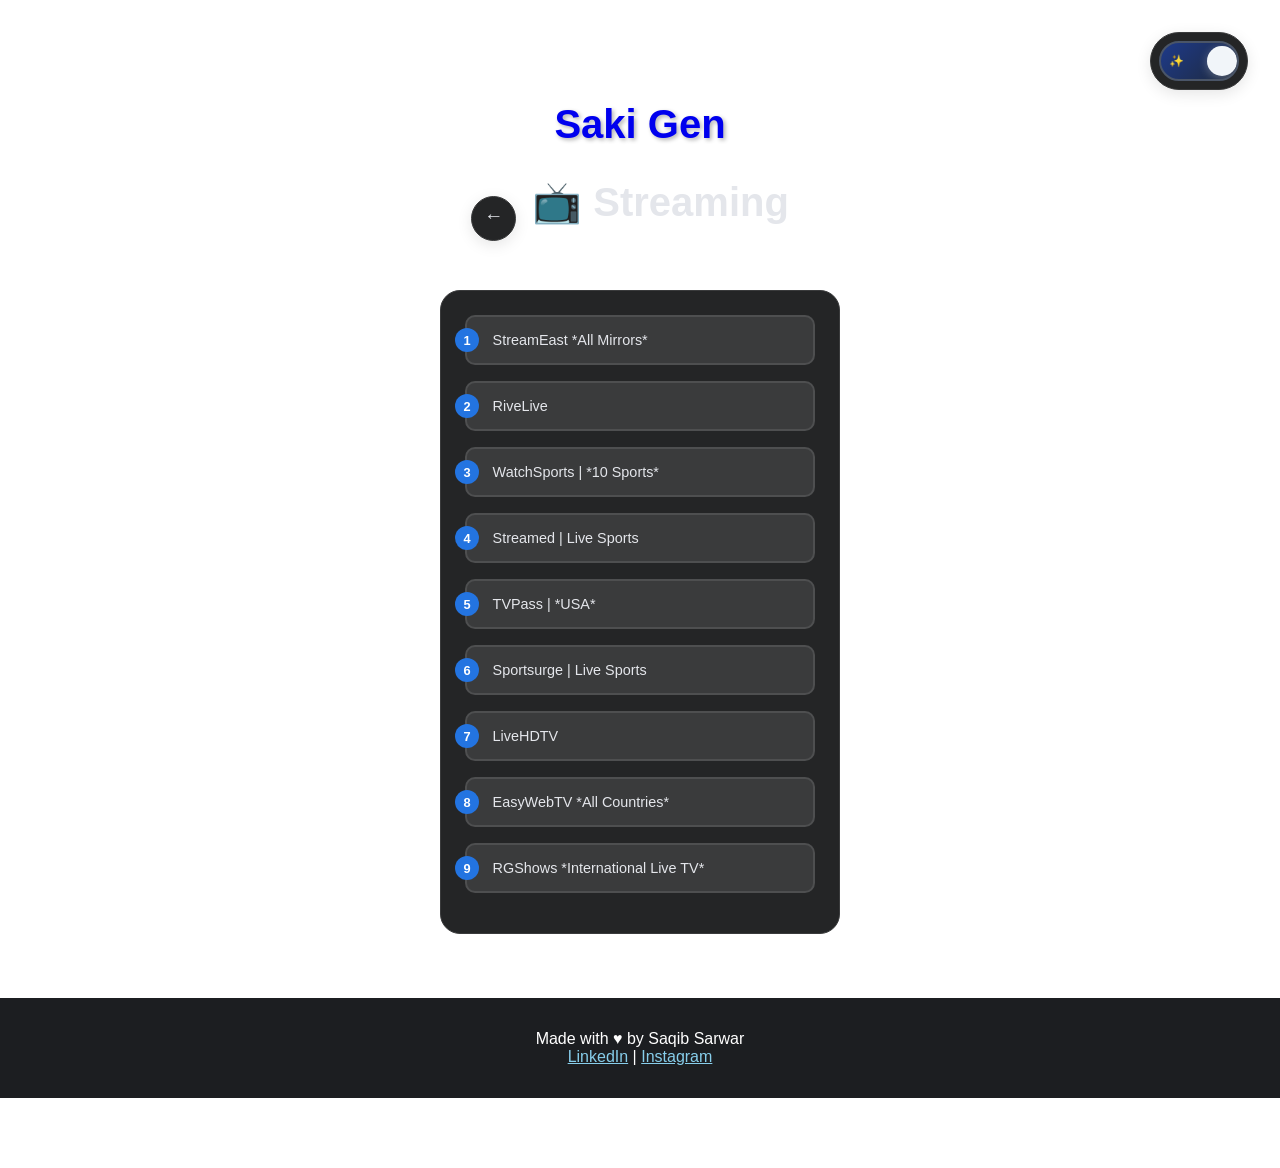
<file: streaming.html>
<!DOCTYPE html>
<html lang="en" data-theme="dark">
<head>
    <meta charset="UTF-8">
    <meta name="viewport" content="width=device-width, initial-scale=1.0">
    <meta name="description" content="Watch live sports and TV on Saki Gen. Find the best streaming sites for all your needs.">
    <meta name="keywords" content="sakigen, Sakigen, Saqib Sarwar, website, top, streaming, live tv, sports, streameast, rivlive, watchsports">
    <title>Saki Gen - Live Sports and TV Streaming</title>
    <link rel="stylesheet" href="styles.css">
</head>
<body>
    <div class="theme-toggle" onclick="toggleTheme()">
        <div class="toggle-container">
            <div class="toggle-switch">
                <div class="clouds">☁️</div>
                <div class="stars">✨</div>
            </div>
        </div>
    </div>

    <div class="container">
        <div class="page-header">
            <a href="index.html">
                <h1>Saki Gen</h1>
            </a>
        </div>

        <div class="page-section-title">
            <a href="index.html" class="back-arrow"></a>
            <h3>📺 Streaming</h3>
        </div>

        <div class="links-container">
            <a href="https://gostreameast.link/" class="link-field" data-number="1">
                <div class="link-field-content">StreamEast *All Mirrors*</div>
            </a>
            <a href="https://rivestream.org/livesports" class="link-field" data-number="2">
                <div class="link-field-content">RiveLive</div>
            </a>
            <a href="https://watchsports.to/" class="link-field" data-number="3">
                <div class="link-field-content">WatchSports | *10 Sports*</div>
            </a>
            <a href="https://streamed.su/" class="link-field" data-number="4">
                <div class="link-field-content">Streamed | Live Sports</div>
            </a>
            <a href="https://tvpass.org/" class="link-field" data-number="5">
                <div class="link-field-content">TVPass | *USA*</div>
            </a>
            <a href="https://v3.sportsurge.to/home39" class="link-field" data-number="6">
                <div class="link-field-content">Sportsurge | Live Sports</div>
            </a>
            <a href="https://www.livehdtv.com/" class="link-field" data-number="7">
                <div class="link-field-content">LiveHDTV</div>
            </a>
            <a href="https://zhangboheng.github.io/Easy-Web-TV-M3u8/routes/countries.html" class="link-field" data-number="8">
                <div class="link-field-content">EasyWebTV *All Countries*</div>
            </a>
            <a href="https://www.rgshows.me/livetv/" class="link-field" data-number="9">
                <div class="link-field-content">RGShows *International Live TV*</div>
            </a>
        </div>
    </div>

    <script src="script.js"></script>
    <footer>
        <p>Made with ♥️ by Saqib Sarwar</p>
        <p>
            <a href="https://www.linkedin.com/in/saqibsarwar1280/" target="_blank">LinkedIn</a> |
            <a href="https://www.instagram.com/technosaqib_/" target="_blank">Instagram</a>
        </p>
    </footer>
</body>
</html>
</file>
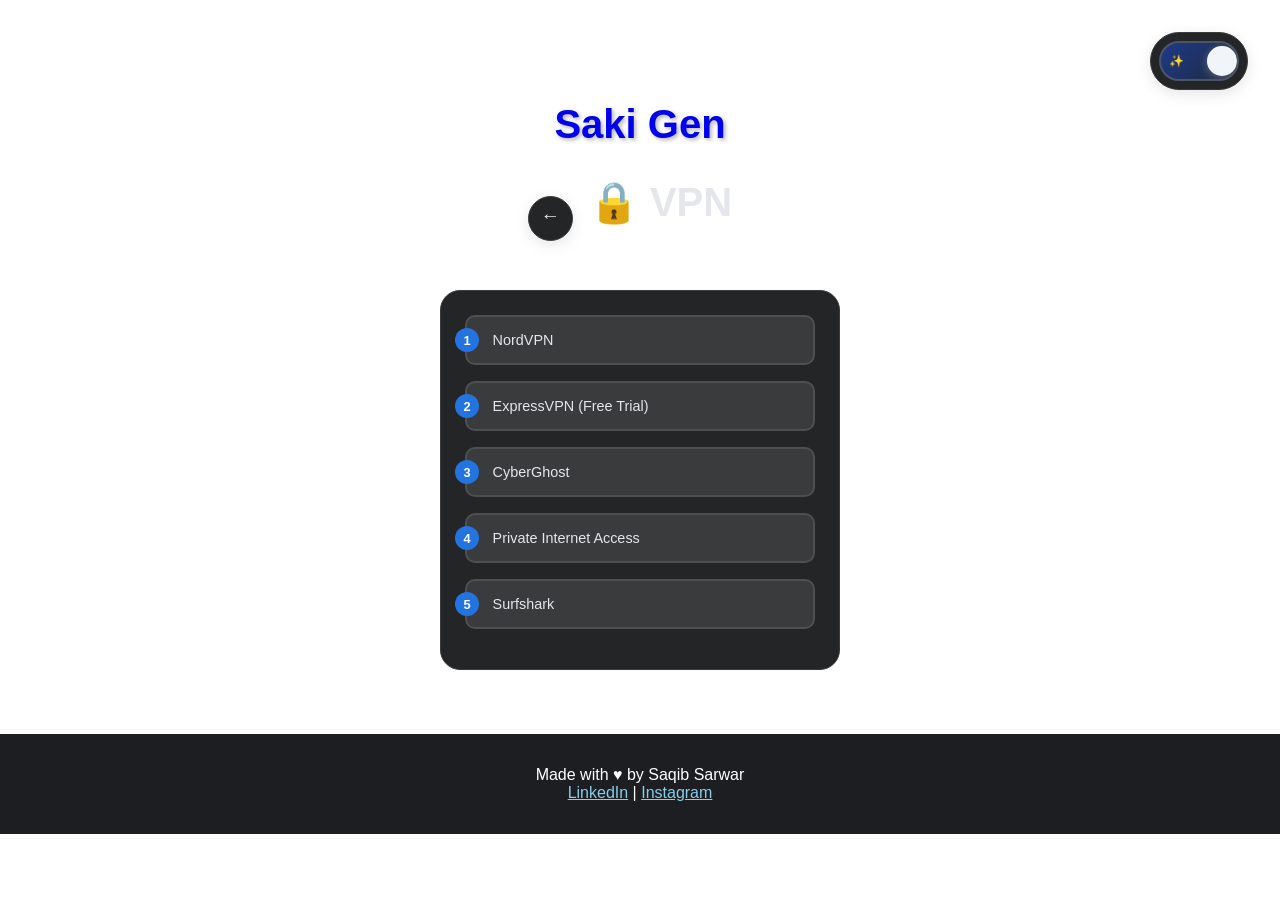
<file: vpn.html>
<!DOCTYPE html>
<html lang="en" data-theme="dark">
<head>
    <meta charset="UTF-8">
    <meta name="viewport" content="width=device-width, initial-scale=1.0">
    <meta name="description" content="Protect your privacy with the best VPN services recommended by Saki Gen.">
    <meta name="keywords" content="sakigen, Sakigen, Saqib Sarwar, website, top, vpn, privacy, security, nordvpn, expressvpn, cyberghost">
    <title>Saki Gen - VPN and Security Tools</title>
    <link rel="stylesheet" href="styles.css">
</head>
<body>
    <div class="theme-toggle" onclick="toggleTheme()">
        <div class="toggle-container">
            <div class="toggle-switch">
                <div class="clouds">☁️</div>
                <div class="stars">✨</div>
            </div>
        </div>
    </div>

    <div class="container">
        <div class="page-header">
            <a href="index.html">
                <h1>Saki Gen</h1>
            </a>
        </div>

        <div class="page-section-title">
            <a href="index.html" class="back-arrow"></a>
            <h2>🔒 VPN</h2>
        </div>

        <div class="links-container">
            <a href="https://go.nordvpn.net/aff_c?offer_id=15&aff_id=124563" class="link-field" data-number="1">
                <div class="link-field-content">NordVPN</div>
            </a>
            <a href="https://go.expressvpn.com/c/4281306/1697954/16063" class="link-field" data-number="2">
                <div class="link-field-content">ExpressVPN (Free Trial)</div>
            </a>
            <a href="https://safe.cyberghostvpn.com/flash-devices?utm_medium=affiliate&lp=flash-devices&coupon=2Y2Mb" class="link-field" data-number="3">
                <div class="link-field-content">CyberGhost</div>
            </a>
            <a href="https://www.privateinternetaccess.com/?coupon=2Y2M" class="link-field" data-number="4">
                <div class="link-field-content">Private Internet Access</div>
            </a>
            <a href="https://www.tkqlhce.com/click-101452304-15438547" class="link-field" data-number="5">
                <div class="link-field-content">Surfshark</div>
            </a>
        </div>
    </div>

    <script src="script.js"></script>
    <footer>
        <p>Made with ♥️ by Saqib Sarwar</p>
        <p>
            <a href="https://www.linkedin.com/in/saqibsarwar1280/" target="_blank">LinkedIn</a> |
            <a href="https://www.instagram.com/technosaqib_/" target="_blank">Instagram</a>
        </p>
    </footer>
</body>
</html>
</file>
<file: styles.css>
:root {
    /* Light mode colors */
    --bg-gradient-start: #FFFFFF;
    --bg-gradient-end: #F0F2F5;
    --text-primary: #1c1e21;
    --text-secondary: #606770;
    --text-white: #1c1e21;
    --text-header-footer: #000000;
    --card-bg: #FFFFFF;
    --card-border: #dddfe2;
    --field-bg: #f5f6f7;
    --field-border: #ccd0d5;
    --field-hover-bg: #e9ebee;
    --button-bg: #1877f2;
    --button-hover: #166fe5;
    --link-text: #606770;
    /* Hover colors for light mode (blue) */
    --hover-color: #1877f2;
    --hover-color-dark: #166fe5;
    --hover-glow: rgba(24, 119, 242, 0.4);
    /* Title hover color for light mode (blue) */
    --title-hover-color: #1877f2;
    /* Numbered circle background for light mode (blue) */
    --circle-bg: #1877f2;
}

html[data-theme="dark"] {
    /* Dark mode colors */
    --bg-gradient-start: #18191a;
    --bg-gradient-end: #242526;
    --text-primary: #e4e6eb;
    --text-secondary: #b0b3b8;
    --text-white: #e4e6eb;
    --text-header-footer: #FFFFFF;
    --card-bg: #242526;
    --card-border: #3a3b3c;
    --field-bg: #3a3b3c;
    --field-border: #4e4f50;
    --field-hover-bg: #4e4f50;
    --button-bg: #2374e1;
    --button-hover: #1a6ed8;
    --link-text: #b0b3b8;
    /* Hover colors for dark mode (blue) */
    --hover-color: #2374e1;
    --hover-color-dark: #1a6ed8;
    --hover-glow: rgba(35, 116, 225, 0.4);
    /* Title hover color for dark mode (blue) */
    --title-hover-color: #2374e1;
    /* Numbered circle background for dark mode (blue) */
    --circle-bg: #2374e1;
}

* {
    margin: 0;
    padding: 0;
    box-sizing: border-box;
}

body {
    font-family: 'Segoe UI', Tahoma, Geneva, Verdana, sans-serif;
    background: linear-gradient(135deg, var(--bg-gradient-start) 0%, var(--bg-gr
adient-end) 100%);
    min-height: 100vh;
    color: var(--text-primary);
    transition: all 0.3s ease;
}

/* Ad Containers */
.ad-container {
    position: fixed;
    width: 160px;
    height: 600px;
    background: var(--card-bg);
    border: 1px solid var(--card-border);
    border-radius: 10px;
    display: flex;
    align-items: center;
    justify-content: center;
    backdrop-filter: blur(10px);
    box-shadow: 0 4px 15px rgba(0, 0, 0, 0.1);
    z-index: 100;
    top: 50%;
    transform: translateY(-50%);
}

.ad-left {
    left: 20px;
}

.ad-right {
    right: 20px;
}

.ad-placeholder {
    color: var(--text-secondary);
    font-size: 0.9rem;
    text-align: center;
    font-weight: 500;
    display: none;
}

/* Mobile Ad Containers */
.mobile-ad-container {
    display: none;
    width: 320px;
    height: 50px;
    background: var(--card-bg);
    border: 1px solid var(--card-border);
    border-radius: 8px;
    align-items: center;
    justify-content: center;
    backdrop-filter: blur(10px);
    box-shadow: 0 2px 10px rgba(0, 0, 0, 0.1);
    margin: 1rem auto;
    position: relative;
    z-index: 100;
}

.mobile-ad-top {
    position: fixed;
    top: 10px;
    left: 50%;
    transform: translateX(-50%);
    z-index: 1001;
}

.mobile-ad-bottom {
    position: fixed;
    bottom: 10px;
    left: 50%;
    transform: translateX(-50%);
    z-index: 1001;
}

.mobile-ad-placeholder {
    color: var(--text-secondary);
    font-size: 0.8rem;
    text-align: center;
    font-weight: 500;
    display: none;
}

/* Theme Toggle Switch */
.theme-toggle {
    position: fixed;
    top: 2rem;
    right: 2rem;
    z-index: 1000;
}

.toggle-container {
    display: flex;
    align-items: center;
    justify-content: center;
    background: var(--card-bg);
    padding: 0.5rem;
    border-radius: 50px;
    box-shadow: 0 4px 15px rgba(0, 0, 0, 0.1);
    backdrop-filter: blur(10px);
    border: 1px solid var(--card-border);
}

.toggle-switch {
    position: relative;
    width: 80px;
    height: 40px;
    background: linear-gradient(135deg, #87CEEB 0%, #E0E6F1 100%);
    border-radius: 25px;
    cursor: pointer;
    transition: all 0.3s ease;
    border: 2px solid #ddd;
    overflow: hidden;
}

html[data-theme="dark"] .toggle-switch {
    background: linear-gradient(135deg, #1e3a8a 0%, #1e293b 100%);
    border-color: #4a5568;
}

.toggle-switch::before {
    content: '';
    position: absolute;
    top: 50%;
    left: 4px;
    transform: translateY(-50%);
    width: 30px;
    height: 30px;
    background: #FFD700;
    border-radius: 50%;
    transition: all 0.3s ease;
    box-shadow:
        0 2px 10px rgba(255, 215, 0, 0.3),
        inset 0 2px 5px rgba(255, 255, 255, 0.5);
}

html[data-theme="dark"] .toggle-switch::before {
    background: #f1f5f9;
    transform: translateY(-50%) translateX(42px);
    box-shadow:
        0 2px 10px rgba(241, 245, 249, 0.3),
        inset 0 2px 5px rgba(255, 255, 255, 0.3);
}

/* Clouds and stars */
.toggle-switch .clouds,
.toggle-switch .stars {
    position: absolute;
    top: 50%;
    transform: translateY(-50%);
    font-size: 12px;
    transition: all 0.3s ease;
    pointer-events: none;
}

.toggle-switch .clouds {
    left: 50px;
    opacity: 1;
}

html[data-theme="dark"] .toggle-switch .clouds {
    opacity: 0;
}

.toggle-switch .stars {
    left: 8px;
    opacity: 0;
}

html[data-theme="dark"] .toggle-switch .stars {
    opacity: 1;
}

.container {
    max-width: 1200px;
    margin: 0 auto;
    padding: 2rem;
}

header {
    text-align: center;
    margin-bottom: 3rem;
    background-color: #1c1e21;
    color: #FFFFFF;
    padding: 2rem;
}

header h1 {
    font-size: 3rem;
    margin-bottom: 0.5rem;
    text-shadow: 2px 2px 4px rgba(0, 0, 0, 0.3);
}

header p {
    font-size: 1.2rem;
    opacity: 0.9;
}

.sections-grid {
    display: grid;
    grid-template-columns: repeat(auto-fit, minmax(300px, 1fr));
    gap: 2rem;
    max-width: 1000px;
    margin: 0 auto;
}

.section-card {
    background: var(--card-bg);
    border-radius: 20px;
    padding: 2rem;
    text-align: center;
    cursor: pointer;
    transition: all 0.3s ease;
    border: 2px solid var(--card-border);
    backdrop-filter: blur(10px);
    position: relative;
    overflow: hidden;
}

.section-card::before {
    content: '';
    position: absolute;
    top: 0;
    left: 0;
    right: 0;
    bottom: 0;
    background: linear-gradient(45deg, #ff6b6b, #4ecdc4, #45b7d1, #96ceb4, #ffea
a7);
    background-size: 300% 300%;
    opacity: 0;
    transition: opacity 0.3s ease;
    z-index: -1;
    animation: gradientShift 3s ease infinite;
}

@keyframes gradientShift {
    0% { background-position: 0% 50%; }
    50% { background-position: 100% 50%; }
    100% { background-position: 0% 50%; }
}

.section-card:hover {
    transform: translateY(-10px) scale(1.05);
    box-shadow: 0 20px 40px rgba(0, 0, 0, 0.3);
    border-color: var(--hover-color);
}

.section-card:hover::before {
    opacity: 0.1;
}

.section-card:hover .section-icon {
    transform: scale(1.2) rotate(5deg);
    filter: drop-shadow(0 0 20px var(--hover-glow));
}

.section-icon {
    font-size: 4rem;
    margin-bottom: 1rem;
    transition: all 0.3s ease;
    display: block;
}

.section-card h2 {
    font-size: 1.8rem;
    margin-bottom: 0.5rem;
    color: var(--text-primary);
    transition: color 0.3s ease;
}

.section-card p {
    color: var(--text-secondary);
    font-size: 1rem;
    line-height: 1.5;
}

.section-card:hover h2 {
    color: var(--hover-color);
}

/* Link field styles for individual pages */
.links-container {
    max-width: 400px;
    margin: 2rem auto;
    background: var(--card-bg);
    border-radius: 20px;
    padding: 1.5rem;
    backdrop-filter: blur(10px);
    border: 1px solid var(--card-border);
}

.page-header {
    text-align: center;
    margin-bottom: 2rem;
    color: var(--text-white);
}

.page-header h1 {
    font-size: 2.5rem;
    margin-bottom: 0.5rem;
    text-shadow: 2px 2px 4px rgba(0, 0, 0, 0.3);
}

.page-header a {
    text-decoration: none;
    transition: color 0.3s ease;
}

.page-header a:hover {
    color: var(--title-hover-color);
    cursor: pointer;
}

.page-section-title {
    text-align: center;
    margin-bottom: 1.5rem;
    display: flex;
    align-items: center;
    justify-content: center;
}

.page-section-title h2, .page-section-title h3 {
    font-size: 2.5rem;
    margin-bottom: 2rem;
    color: var(--text-primary);
}

/* Small Back Button with Arrow */
.back-arrow {
    background: var(--card-bg);
    border: 1px solid var(--card-border);
    width: 45px;
    height: 45px;
    border-radius: 50%;
    display: inline-flex;
    align-items: center;
    justify-content: center;
    cursor: pointer;
    transition: all 0.3s ease;
    backdrop-filter: blur(10px);
    box-shadow: 0 4px 15px rgba(0, 0, 0, 0.1);
    text-decoration: none;
    color: var(--text-primary);
    font-size: 1.2rem;
    margin-right: 1rem;
    margin-left: -20px;
    vertical-align: middle;
    line-height: 1;
    font-family: monospace;
}

.back-arrow::before {
    content: "←";
    transform: translateY(-1px);
}

.back-arrow:hover {
    transform: translateX(-3px) scale(1.05);
    background: var(--hover-color);
    color: white;
    box-shadow: 0 6px 20px rgba(0, 0, 0, 0.2);
    text-decoration: none;
}

.back-button {
    background: var(--button-bg);
    color: white;
    border: none;
    padding: 0.8rem 1.5rem;
    border-radius: 10px;
    cursor: pointer;
    font-size: 1rem;
    margin-bottom: 2rem;
    transition: all 0.3s ease;
    text-decoration: none;
    display: inline-block;
}

.back-button:hover {
    background: var(--button-hover);
    transform: translateY(-2px);
    box-shadow: 0 5px 15px rgba(0, 0, 0, 0.2);
}

.link-field {
    margin-bottom: 1rem;
    padding: 0.8rem;
    border: 2px solid var(--field-border);
    border-radius: 10px;
    background: var(--field-bg);
    transition: all 0.3s ease;
    position: relative;
    min-height: 50px;
    display: flex;
    align-items: center;
    text-decoration: none;
    color: inherit;
    cursor: pointer;
}

.link-field:hover {
    border-color: var(--hover-color);
    background: var(--field-hover-bg);
    transform: translateX(5px);
    text-decoration: none;
}

.link-field::before {
    content: attr(data-number);
    position: absolute;
    left: -12px;
    top: 50%;
    transform: translateY(-50%);
    background: var(--circle-bg);
    color: white;
    width: 24px;
    height: 24px;
    border-radius: 50%;
    display: flex;
    align-items: center;
    justify-content: center;
    font-weight: bold;
    font-size: 0.8rem;
}

.link-field-content {
    color: var(--text-primary);
    font-weight: 500;
    margin-left: 0.8rem;
    width: 100%;
    font-size: 0.9rem;
}

.link-field:hover .link-field-content {
    color: var(--hover-color);
}


@media (max-width: 1400px) {
    /* Hide desktop ads on smaller screens */
    .ad-container {
        display: none;
    }

    /* Show mobile ads */
    .mobile-ad-container {
        display: flex;
    }

    /* Add padding to body to account for fixed mobile ads */
    body {
        padding-top: 70px;
        padding-bottom: 70px;
    }

    .theme-toggle {
        right: 2rem;
    }
}

@media (max-width: 768px) {
    .theme-toggle {
        top: 1rem;
        right: 1rem;
    }

    .back-arrow {
        width: 40px;
        height: 40px;
        font-size: 1rem;
        margin-right: 0.8rem;
        margin-left: -20px;
        line-height: 1;
    }

    .toggle-container {
        padding: 0.4rem;
    }

    .toggle-switch {
        width: 60px;
        height: 30px;
    }

    .toggle-switch::before {
        width: 22px;
        height: 22px;
        left: 3px;
    }

    html[data-theme="dark"] .toggle-switch::before {
        transform: translateY(-50%) translateX(32px);
    }

    .container {
        padding: 1rem;
    }

    .links-container {
        max-width: 350px;
        padding: 1rem;
    }

    header h1 {
        font-size: 2rem;
    }

    .sections-grid {
        grid-template-columns: 1fr;
        gap: 1rem;
    }

    .section-card {
        padding: 1.5rem;
    }

    .section-icon {
        font-size: 3rem;
    }

    .link-field {
        padding: 0.7rem;
        min-height: 45px;
    }

    .link-field::before {
        width: 20px;
        height: 20px;
        left: -10px;
        font-size: 0.7rem;
    }

    .link-field-content {
        margin-left: 0.6rem;
        font-size: 0.85rem;
    }
}

@media (max-width: 480px) {
    /* Smaller mobile ad for very small screens */
    .mobile-ad-container {
        width: 280px;
        height: 50px;
    }

    .mobile-ad-placeholder {
        font-size: 0.7rem;
    }
}

footer {
    text-align: center;
    padding: 2rem;
    background-color: #1c1e21;
    color: #FFFFFF;
}

html[data-theme="dark"] header h1,
html[data-theme="dark"] header p {
    color: #FFFFFF;
}

html[data-theme="dark"] footer p {
    color: #FFFFFF;
}

html[data-theme="dark"] footer a {
    color: #87CEEB;
}
</file>
